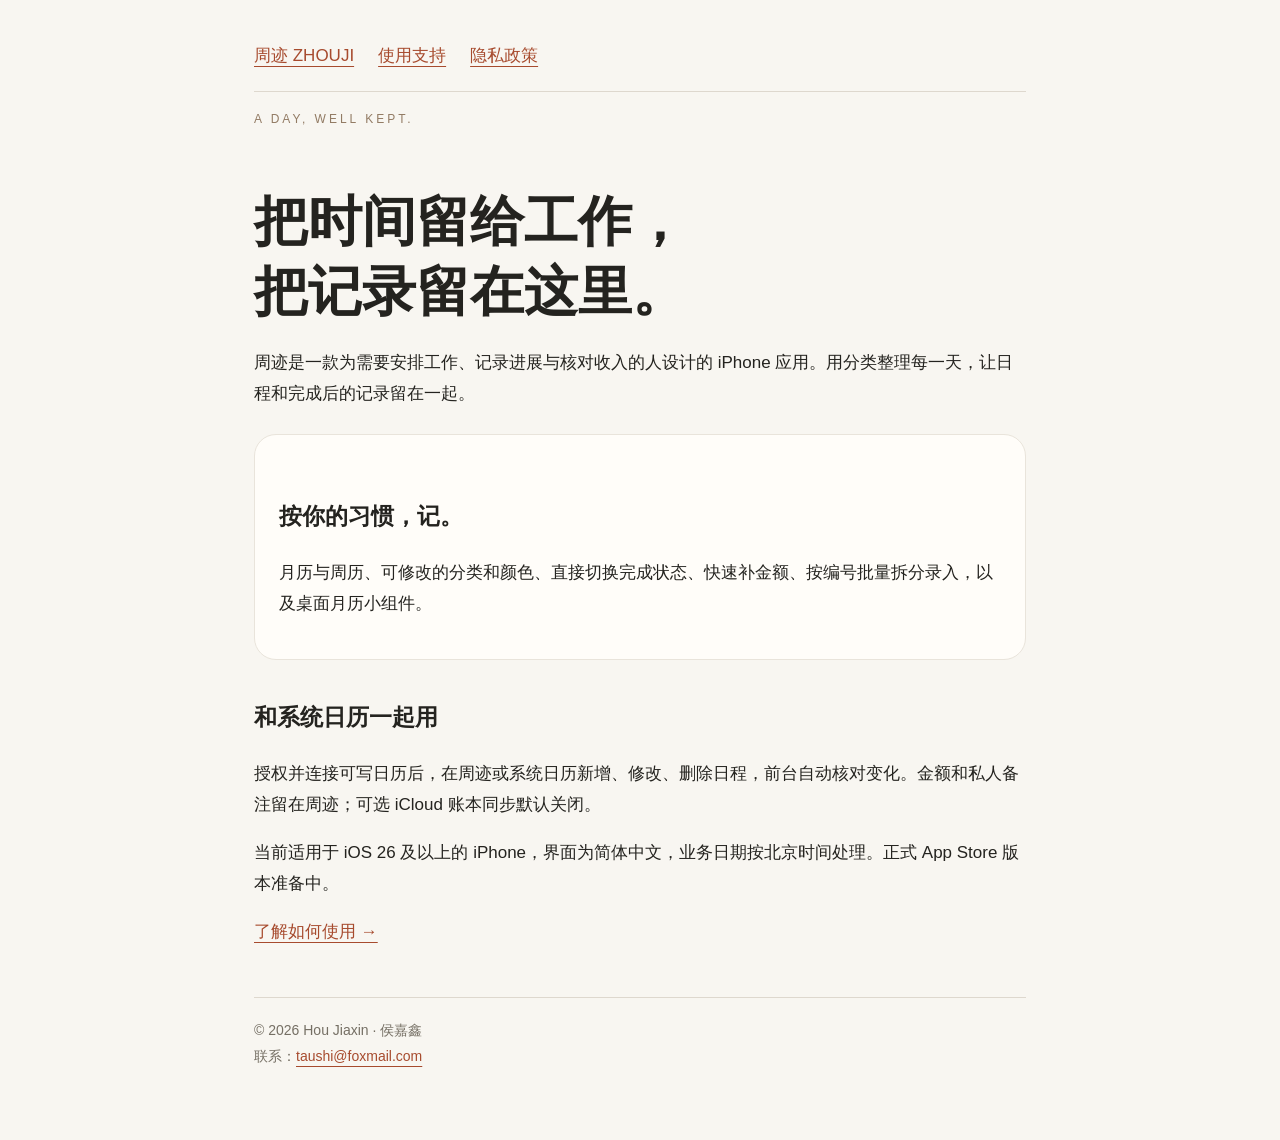
<file: index.html>
<!doctype html><html lang="zh-Hans"><head><meta charset="utf-8"><meta name="viewport" content="width=device-width, initial-scale=1"><title>把记录留在这里 · 周迹</title><meta name="description" content="周迹工作日程、隐私政策与使用支持"><link rel="stylesheet" href="styles.css"></head><body><main><nav aria-label="网站导航"><a href="index.html">周迹 ZHOUJI</a><a href="support.html">使用支持</a><a href="privacy.html">隐私政策</a></nav><p class="eyebrow">A DAY, WELL KEPT.</p><h1>把时间留给工作，<br>把记录留在这里。</h1><p>周迹是一款为需要安排工作、记录进展与核对收入的人设计的 iPhone 应用。用分类整理每一天，让日程和完成后的记录留在一起。</p><div class="card"><h2>按你的习惯，记。</h2><p>月历与周历、可修改的分类和颜色、直接切换完成状态、快速补金额、按编号批量拆分录入，以及桌面月历小组件。</p></div><h2>和系统日历一起用</h2><p>授权并连接可写日历后，在周迹或系统日历新增、修改、删除日程，前台自动核对变化。金额和私人备注留在周迹；可选 iCloud 账本同步默认关闭。</p><p>当前适用于 iOS 26 及以上的 iPhone，界面为简体中文，业务日期按北京时间处理。正式 App Store 版本准备中。</p><p><a href="support.html">了解如何使用 →</a></p><footer>© 2026 Hou Jiaxin · 侯嘉鑫<br>联系：<a href="mailto:taushi@foxmail.com">taushi@foxmail.com</a></footer></main></body></html>
</file>
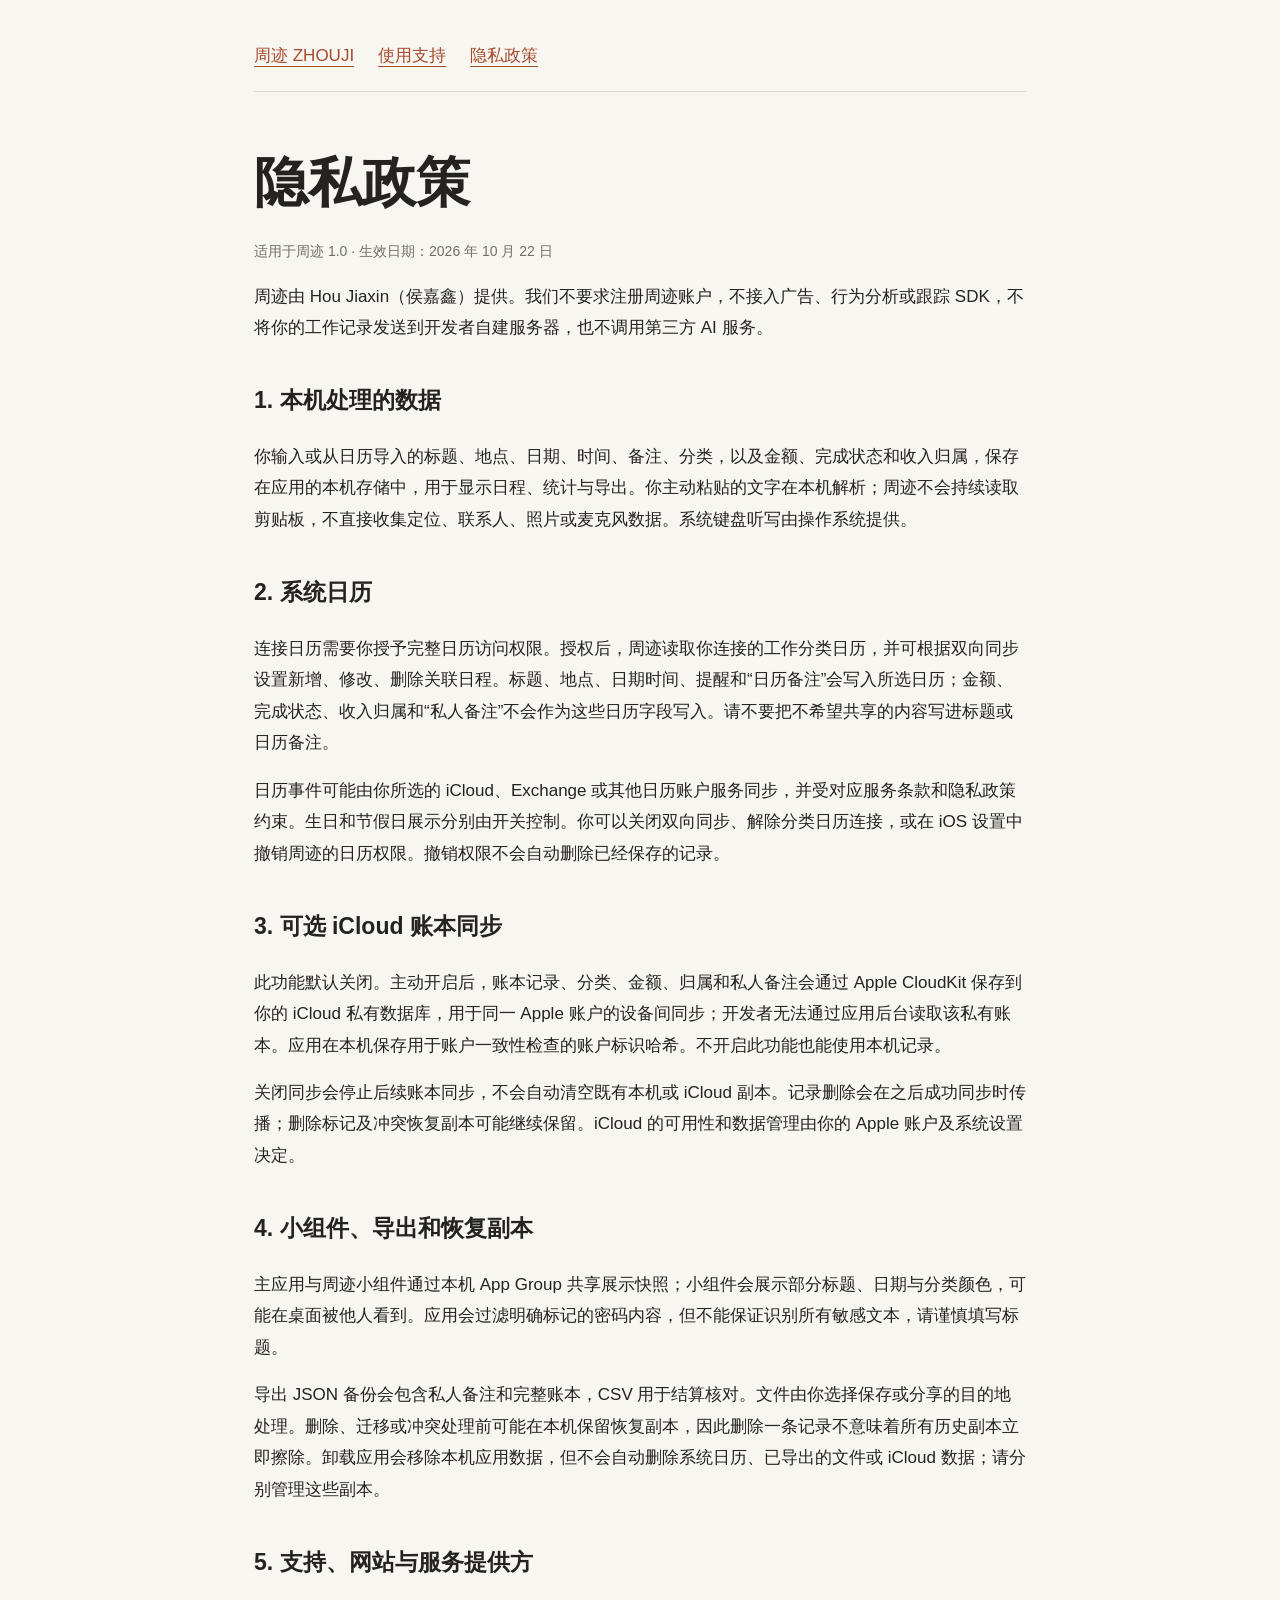
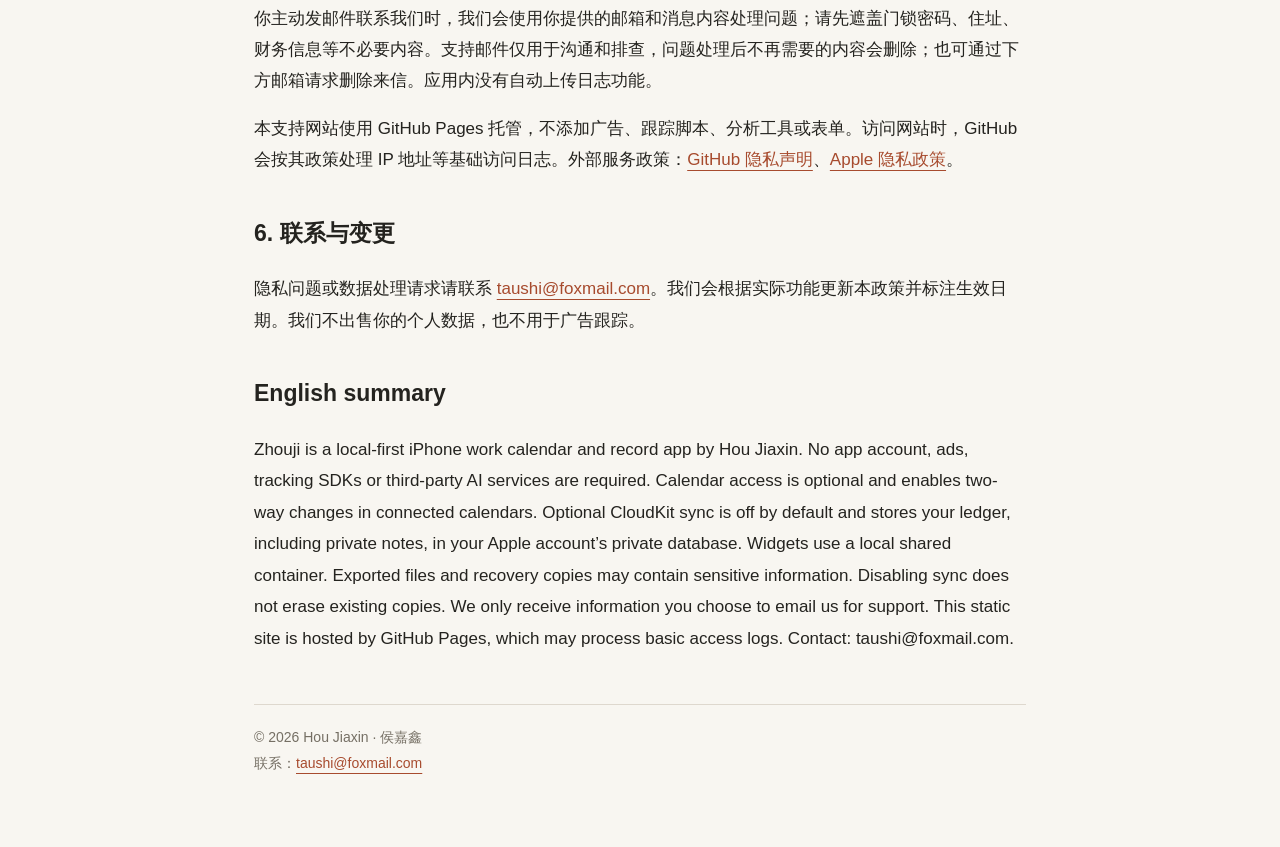
<file: privacy.html>
<!doctype html><html lang="zh-Hans"><head><meta charset="utf-8"><meta name="viewport" content="width=device-width, initial-scale=1"><title>隐私政策 · 周迹</title><meta name="description" content="周迹工作日程、隐私政策与使用支持"><link rel="stylesheet" href="styles.css"></head><body><main><nav aria-label="网站导航"><a href="index.html">周迹 ZHOUJI</a><a href="support.html">使用支持</a><a href="privacy.html">隐私政策</a></nav><h1>隐私政策</h1><p class="meta">适用于周迹 1.0 · 生效日期：2026 年 10 月 22 日</p><p>周迹由 Hou Jiaxin（侯嘉鑫）提供。我们不要求注册周迹账户，不接入广告、行为分析或跟踪 SDK，不将你的工作记录发送到开发者自建服务器，也不调用第三方 AI 服务。</p><h2>1. 本机处理的数据</h2><p>你输入或从日历导入的标题、地点、日期、时间、备注、分类，以及金额、完成状态和收入归属，保存在应用的本机存储中，用于显示日程、统计与导出。你主动粘贴的文字在本机解析；周迹不会持续读取剪贴板，不直接收集定位、联系人、照片或麦克风数据。系统键盘听写由操作系统提供。</p><h2>2. 系统日历</h2><p>连接日历需要你授予完整日历访问权限。授权后，周迹读取你连接的工作分类日历，并可根据双向同步设置新增、修改、删除关联日程。标题、地点、日期时间、提醒和“日历备注”会写入所选日历；金额、完成状态、收入归属和“私人备注”不会作为这些日历字段写入。请不要把不希望共享的内容写进标题或日历备注。</p><p>日历事件可能由你所选的 iCloud、Exchange 或其他日历账户服务同步，并受对应服务条款和隐私政策约束。生日和节假日展示分别由开关控制。你可以关闭双向同步、解除分类日历连接，或在 iOS 设置中撤销周迹的日历权限。撤销权限不会自动删除已经保存的记录。</p><h2>3. 可选 iCloud 账本同步</h2><p>此功能默认关闭。主动开启后，账本记录、分类、金额、归属和私人备注会通过 Apple CloudKit 保存到你的 iCloud 私有数据库，用于同一 Apple 账户的设备间同步；开发者无法通过应用后台读取该私有账本。应用在本机保存用于账户一致性检查的账户标识哈希。不开启此功能也能使用本机记录。</p><p>关闭同步会停止后续账本同步，不会自动清空既有本机或 iCloud 副本。记录删除会在之后成功同步时传播；删除标记及冲突恢复副本可能继续保留。iCloud 的可用性和数据管理由你的 Apple 账户及系统设置决定。</p><h2>4. 小组件、导出和恢复副本</h2><p>主应用与周迹小组件通过本机 App Group 共享展示快照；小组件会展示部分标题、日期与分类颜色，可能在桌面被他人看到。应用会过滤明确标记的密码内容，但不能保证识别所有敏感文本，请谨慎填写标题。</p><p>导出 JSON 备份会包含私人备注和完整账本，CSV 用于结算核对。文件由你选择保存或分享的目的地处理。删除、迁移或冲突处理前可能在本机保留恢复副本，因此删除一条记录不意味着所有历史副本立即擦除。卸载应用会移除本机应用数据，但不会自动删除系统日历、已导出的文件或 iCloud 数据；请分别管理这些副本。</p><h2>5. 支持、网站与服务提供方</h2><p>你主动发邮件联系我们时，我们会使用你提供的邮箱和消息内容处理问题；请先遮盖门锁密码、住址、财务信息等不必要内容。支持邮件仅用于沟通和排查，问题处理后不再需要的内容会删除；也可通过下方邮箱请求删除来信。应用内没有自动上传日志功能。</p><p>本支持网站使用 GitHub Pages 托管，不添加广告、跟踪脚本、分析工具或表单。访问网站时，GitHub 会按其政策处理 IP 地址等基础访问日志。外部服务政策：<a href="https://docs.github.com/en/site-policy/privacy-policies/github-general-privacy-statement">GitHub 隐私声明</a>、<a href="https://www.apple.com/legal/privacy/">Apple 隐私政策</a>。</p><h2>6. 联系与变更</h2><p>隐私问题或数据处理请求请联系 <a href="mailto:taushi@foxmail.com">taushi@foxmail.com</a>。我们会根据实际功能更新本政策并标注生效日期。我们不出售你的个人数据，也不用于广告跟踪。</p><h2>English summary</h2><p>Zhouji is a local-first iPhone work calendar and record app by Hou Jiaxin. No app account, ads, tracking SDKs or third-party AI services are required. Calendar access is optional and enables two-way changes in connected calendars. Optional CloudKit sync is off by default and stores your ledger, including private notes, in your Apple account’s private database. Widgets use a local shared container. Exported files and recovery copies may contain sensitive information. Disabling sync does not erase existing copies. We only receive information you choose to email us for support. This static site is hosted by GitHub Pages, which may process basic access logs. Contact: taushi@foxmail.com.</p><footer>© 2026 Hou Jiaxin · 侯嘉鑫<br>联系：<a href="mailto:taushi@foxmail.com">taushi@foxmail.com</a></footer></main></body></html>
</file>
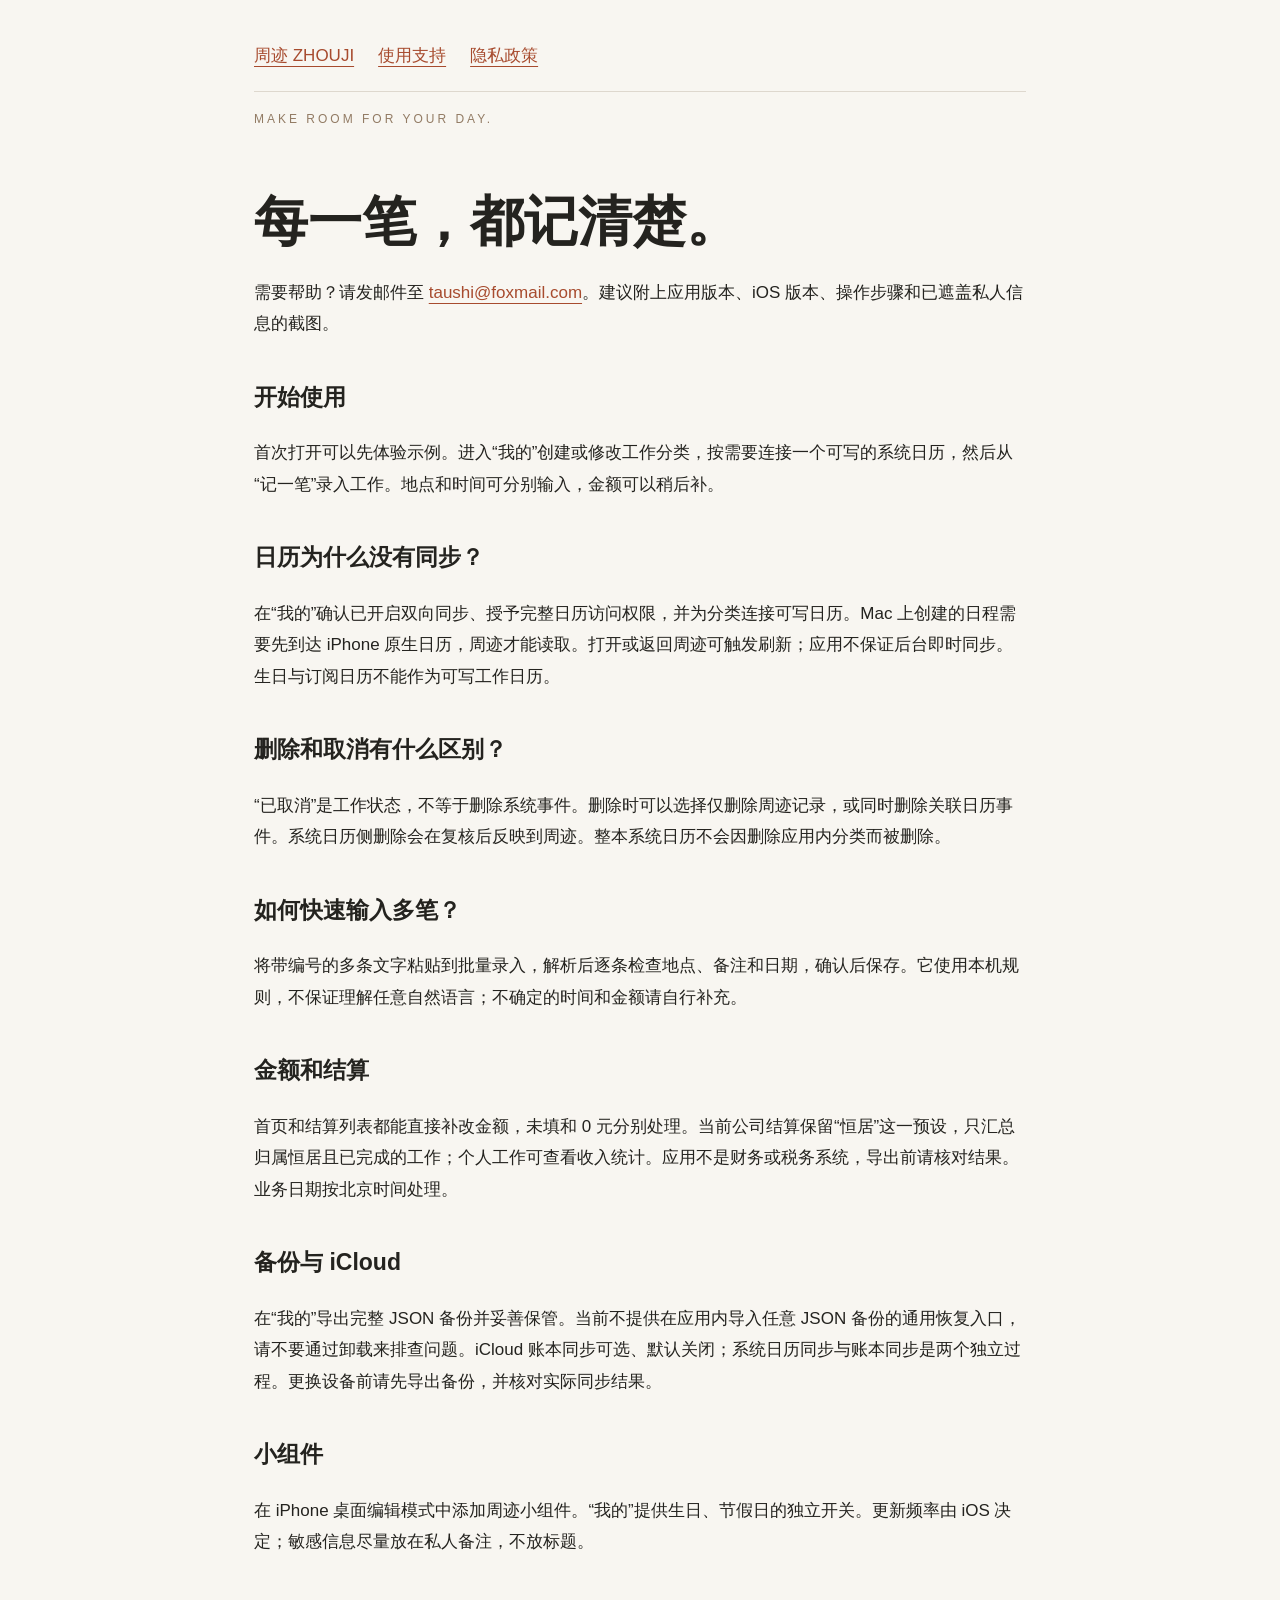
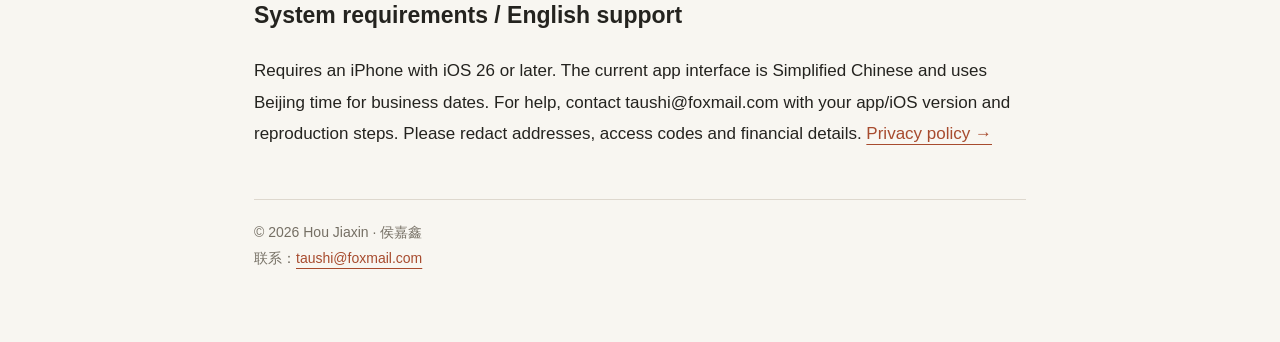
<file: support.html>
<!doctype html><html lang="zh-Hans"><head><meta charset="utf-8"><meta name="viewport" content="width=device-width, initial-scale=1"><title>使用支持 · 周迹</title><meta name="description" content="周迹工作日程、隐私政策与使用支持"><link rel="stylesheet" href="styles.css"></head><body><main><nav aria-label="网站导航"><a href="index.html">周迹 ZHOUJI</a><a href="support.html">使用支持</a><a href="privacy.html">隐私政策</a></nav><p class="eyebrow">MAKE ROOM FOR YOUR DAY.</p><h1>每一笔，都记清楚。</h1><p>需要帮助？请发邮件至 <a href="mailto:taushi@foxmail.com?subject=周迹使用反馈">taushi@foxmail.com</a>。建议附上应用版本、iOS 版本、操作步骤和已遮盖私人信息的截图。</p><h2>开始使用</h2><p>首次打开可以先体验示例。进入“我的”创建或修改工作分类，按需要连接一个可写的系统日历，然后从“记一笔”录入工作。地点和时间可分别输入，金额可以稍后补。</p><h2>日历为什么没有同步？</h2><p>在“我的”确认已开启双向同步、授予完整日历访问权限，并为分类连接可写日历。Mac 上创建的日程需要先到达 iPhone 原生日历，周迹才能读取。打开或返回周迹可触发刷新；应用不保证后台即时同步。生日与订阅日历不能作为可写工作日历。</p><h2>删除和取消有什么区别？</h2><p>“已取消”是工作状态，不等于删除系统事件。删除时可以选择仅删除周迹记录，或同时删除关联日历事件。系统日历侧删除会在复核后反映到周迹。整本系统日历不会因删除应用内分类而被删除。</p><h2>如何快速输入多笔？</h2><p>将带编号的多条文字粘贴到批量录入，解析后逐条检查地点、备注和日期，确认后保存。它使用本机规则，不保证理解任意自然语言；不确定的时间和金额请自行补充。</p><h2>金额和结算</h2><p>首页和结算列表都能直接补改金额，未填和 0 元分别处理。当前公司结算保留“恒居”这一预设，只汇总归属恒居且已完成的工作；个人工作可查看收入统计。应用不是财务或税务系统，导出前请核对结果。业务日期按北京时间处理。</p><h2>备份与 iCloud</h2><p>在“我的”导出完整 JSON 备份并妥善保管。当前不提供在应用内导入任意 JSON 备份的通用恢复入口，请不要通过卸载来排查问题。iCloud 账本同步可选、默认关闭；系统日历同步与账本同步是两个独立过程。更换设备前请先导出备份，并核对实际同步结果。</p><h2>小组件</h2><p>在 iPhone 桌面编辑模式中添加周迹小组件。“我的”提供生日、节假日的独立开关。更新频率由 iOS 决定；敏感信息尽量放在私人备注，不放标题。</p><h2>System requirements / English support</h2><p>Requires an iPhone with iOS 26 or later. The current app interface is Simplified Chinese and uses Beijing time for business dates. For help, contact taushi@foxmail.com with your app/iOS version and reproduction steps. Please redact addresses, access codes and financial details. <a href="privacy.html">Privacy policy →</a></p><footer>© 2026 Hou Jiaxin · 侯嘉鑫<br>联系：<a href="mailto:taushi@foxmail.com">taushi@foxmail.com</a></footer></main></body></html>
</file>
<file: styles.css>
*{box-sizing:border-box}body{margin:0;background:#f8f6f1;color:#24231f;font:17px/1.85 -apple-system,BlinkMacSystemFont,"Segoe UI",sans-serif}main{max-width:820px;margin:auto;padding:40px 24px 70px}nav{display:flex;flex-wrap:wrap;gap:24px;border-bottom:1px solid #ded8ce;padding-bottom:20px}a{color:#a74b2e;text-underline-offset:5px}h1{font:600 clamp(32px,6vw,54px)/1.3 Georgia,serif;margin:56px 0 20px}h2{font-size:23px;margin-top:36px}p{margin:16px 0}.eyebrow{color:#927b64;letter-spacing:3px;font-size:12px}.card{border:1px solid #e9e4db;border-radius:22px;padding:24px;background:#fffdf9;margin:24px 0}.meta,footer{color:#756f64;font-size:14px}footer{border-top:1px solid #ded8ce;margin-top:50px;padding-top:20px}li{margin:10px 0}@media(prefers-color-scheme:dark){body{background:#171714;color:#e9e5dc}.card{background:#22221e;border-color:#393931}a{color:#ec9b77}nav,footer{border-color:#414036}.meta,footer{color:#b7b1a6}}
</file>
